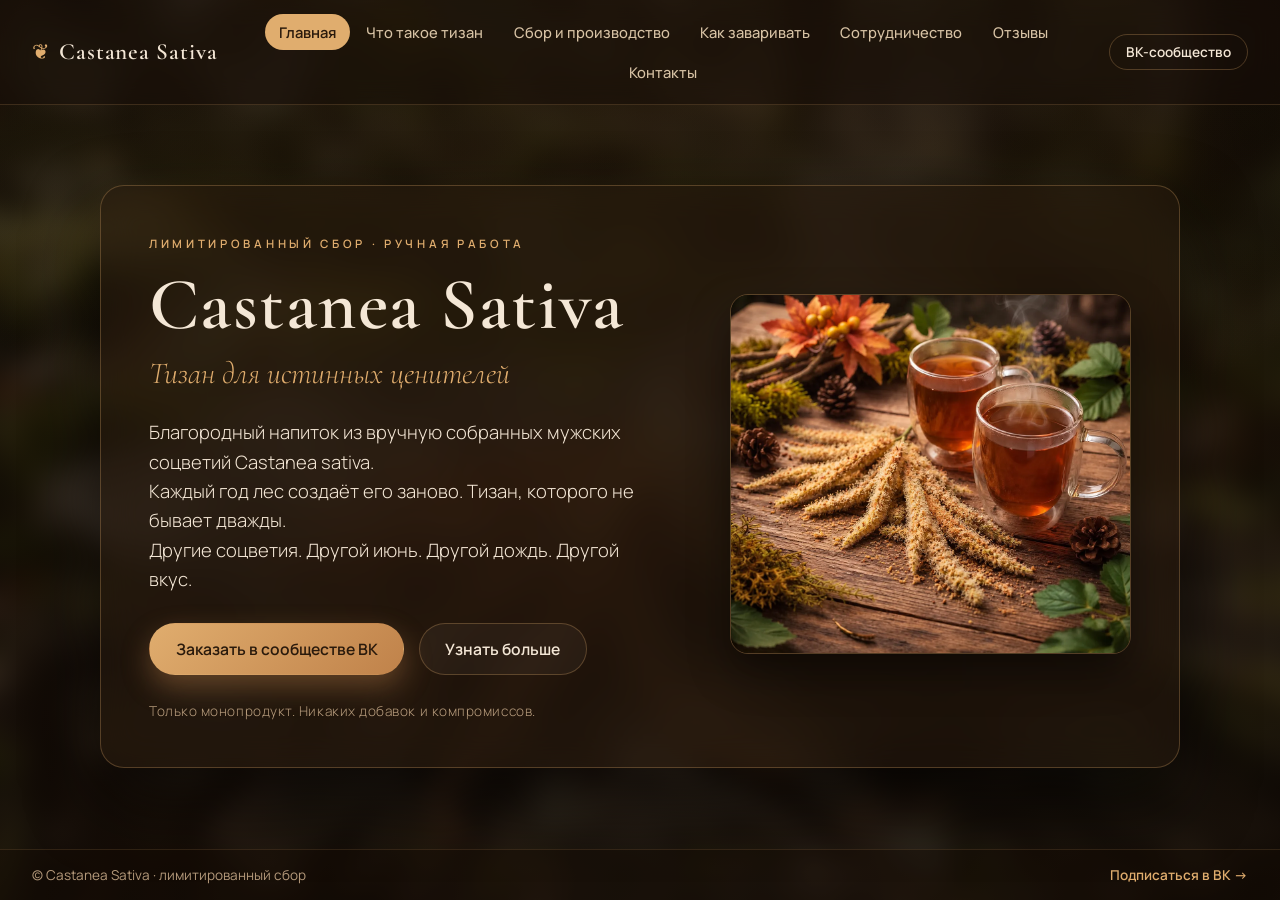
<file: index.html>
<!doctype html>
<html lang="ru">
  <head>
    <meta charset="UTF-8" />
    <meta name="viewport" content="width=device-width, initial-scale=1.0" />
    <title>Castanea Sativa — Тизан для истинных ценителей</title>
    <meta
      name="description"
      content="Эксклюзивный тизан Castanea Sativa из соцветий благородного каштана. Лимитированный сбор вручную, всего 2 недели в году. Не продаётся на маркетплейсах."
    />
    <link rel="icon" href="./images/favicon.webp" />
    <link rel="apple-touch-icon" href="./images/favicon.webp" />
    <link rel="preconnect" href="https://fonts.googleapis.com" />
    <link rel="preconnect" href="https://fonts.gstatic.com" crossorigin />
    <link
      href="https://fonts.googleapis.com/css2?family=Cormorant+Garamond:ital,wght@0,400;0,500;0,600;1,400&family=Manrope:wght@300;400;500;600&display=swap"
      rel="stylesheet"
    />
    <script defer src="./assets/site-reviews-v6.js"></script>
    <link rel="stylesheet" crossorigin href="./assets/index-BjHMhQhn.css?v=mobile4">
  <style id="mobile-menu-v4">
.mobile-menu-toggle{display:none}
@media(max-width:860px){
.site-header{display:grid!important;grid-template-columns:minmax(0,1fr) auto!important;gap:8px!important;padding:12px 14px!important;align-items:center!important}
.site-header .brand{grid-column:1;grid-row:1;min-width:0}
.site-header .brand-name{font-size:clamp(16px,5vw,23px);white-space:normal;text-align:left}
.mobile-menu-toggle{display:inline-flex;grid-column:2;grid-row:1;align-items:center;gap:8px;min-height:44px;padding:8px 12px;border:1px solid #e0ad6e70;border-radius:12px;color:#f4e7d6;background:#2a1a0c;font:600 14px var(--sans)}
.site-header .tabs{display:flex!important;flex-direction:column;align-items:stretch;grid-column:1/-1;grid-row:2;width:100%!important;min-width:0;max-height:55vh;overflow-y:auto;overflow-x:hidden;padding:0!important}
.site-header.menu-ready:not(.menu-open) .tabs{display:none!important}
.site-header.menu-open .tabs{display:flex!important;flex-direction:column;flex-wrap:nowrap!important;align-items:stretch;gap:4px}
.site-header .tab{width:100%;text-align:left;white-space:normal;min-height:44px;flex-shrink:0;border-radius:10px}
.site-header .vk-pill{display:inline-flex!important;grid-column:1/-1;grid-row:3;justify-self:start;margin:0}
.site-header.menu-ready:not(.menu-open) .vk-pill{display:none!important}
.site-header.menu-open .vk-pill{display:inline-flex!important}
.stage{align-items:flex-start;width:100%;padding:16px 12px}.card{padding:20px 14px!important}.brand-mark{flex-shrink:0}.hero-split .title{font-size:clamp(28px,10vw,46px);overflow-wrap:anywhere}.panel{animation:none!important}.site-header{position:sticky;top:0;background:#25170e;backdrop-filter:none;-webkit-backdrop-filter:none}.card{backdrop-filter:none;-webkit-backdrop-filter:none}.split-media img{height:auto;max-width:100%}.card,.panel,.split,.split-text,.split-media{min-width:0;max-width:100%}.rf-row{grid-template-columns:minmax(0,1fr)}.review-form{min-width:0}.rf-input{min-width:0}
}
#static-fallback{width:100%;min-width:0;overflow-wrap:break-word}#static-fallback nav{display:flex;flex-wrap:wrap;gap:8px;margin:0 0 20px}#static-fallback nav a{color:#f4e7d6;border:1px solid #e0ad6e70;padding:10px 12px;border-radius:8px;text-decoration:none}#static-fallback section{margin:24px 0;scroll-margin-top:12px}#static-fallback a{color:#e0ad6e}
</style>
<style>.contact-photo{float:right;width:44%;margin:0 0 1rem 2rem}.contact-photo img{display:block;width:100%;height:auto;border-radius:16px}.card:after{content:"";display:block;clear:both}@media(max-width:860px){.contact-photo{float:none;width:100%;margin:0 0 1rem}}</style>
</head>
  <body>
    <!-- Размытый лес на заднем плане (тёплые коричневые оттенки) -->
    <div class="bg" aria-hidden="true"></div>
    <div class="bg-overlay" aria-hidden="true"></div>

    <div id="app"><div id="static-fallback" style="position:relative;z-index:2;max-width:850px;margin:auto;padding:32px 22px;color:#f6eee0;background:#29231e;border-radius:16px;line-height:1.65;font-family:Georgia,serif"><nav aria-label="Разделы сайта"><a href="#fallback-home">Главная</a><a href="#fallback-about">О напитке</a><a href="#fallback-harvest">Сбор</a><a href="#fallback-brew">Заваривание</a><a href="#fallback-horeca">Сотрудничество</a><a href="#fallback-contacts">Контакты</a></nav><header id="fallback-home"><p>Лимитированный сбор · ручная работа</p><h1>Castanea Sativa</h1><p>Тизан для истинных ценителей</p><p>Благородный напиток из вручную собранных мужских соцветий Castanea sativa.<br>Каждый год лес создаёт его заново. Тизан, которого не бывает дважды.<br>Другие соцветия. Другой июнь. Другой дождь. Другой вкус.</p><a href="https://vk.com/castanea_sativa">Заказать в сообществе ВК</a><p>Только монопродукт. Никаких добавок и компромиссов.</p></header><main><section id="fallback-about"><h2>Что такое тизан</h2><p>Тизан — это напиток без чайного листа, созданный целиком из бережно собранных растений. Наш тизан рождается из соцветий благородного каштана Castanea Sativa.</p><p>Тёплый медово-ореховый аромат, мягкий цветочный вкус с нотами мёда, сухофруктов и тёплого дерева. Глубокое, обволакивающее послевкусие — и ни капли горечи.</p><p>Прекрасен без сахара — так вкус раскрывается полнее.</p></section><section id="fallback-harvest"><h2>КАК ОН СОЗДАЁТСЯ</h2><p>ВСЁ НАЧИНАЕТСЯ ЗАДОЛГО ДО ЧАЙНИКА. В лесу нет одинакового воздуха.<br><br>Утром аромат один.<br><br>После дождя — совсем другой.<br><br>В жаркий день — третий.<br><br>А во время цветения воздух становится густым от сладкого аромата, который чувствуется ещё до того, как увидишь сами деревья.<br><br>Именно в эти несколько недель появляются соцветия, из которых рождается наш тизан.<br><br>Мы собираем их вручную, выбирая подходящий момент.<br><br>Затем соцветия проходят сортировку и бережную сушку.<br><br>Никакого промышленного производства.<br><br>Только человек, время и природное сырьё.</p><p>ДВЕ НЕДЕЛИ В ГОДУ. Цветение длится недолго.<br><br>И именно поэтому собрать этот продукт можно только в очень короткий период.<br><br>Нельзя просто решить произвести ещё тысячу килограммов.<br><br>Нельзя заказать сырьё на следующий понедельник.<br><br>Следующий сбор будет только тогда, когда снова наступит нужное время.<br><br>Один сезон — одна партия.</p><p>ЕСТЕСТВЕННАЯ СУШКА. Мы сушим соцветия в природной среде, без печей — так сохраняется аромат, вкус и полезные свойства нашего тизана. </p><p>ЛИМИТИРОВАННЫЙ СБОР.  Количество строго ограничено, каждый сезон уникален.</p><p>Не каждый ресторан может его предложить. Не каждому доведётся его попробовать.</p></section><section id="fallback-brew"><h2>Как заваривать</h2><p>5–6 соцветий на чайник 1 литр</p><p>95° залейте горячей водой</p><p>12 минут настаивайте, не торопясь</p><p>0 кофеина. Попробуйте сначала без сахара и лимона </p><p>Тизан, десерт и приятная беседа — хороший способ завершить вечер</p></section><section id="fallback-horeca"><h2>Приглашаем к сотрудничеству</h2><p>Количество тизана строго ограничено сезоном, поэтому мы не стремимся к массовости. Мы выбираем лишь несколько заведений HoReCa, разделяющих нашу философию. Нам важно, чтобы гость не просто попробовал напиток, а узнал его уникальную историю.<br><br>ЭКОНОМИКА ПОДАЧИ<br><br>* Стоимость сырья: 60 000 ₽ за 1 кг.<br>* Закладка: 2 г на 1 литр (1 кг хватает на 500 литровых чайников).<br>* Дегустационный набор: 50 г за 3 000 ₽ (25 порций) для оценки продукта перед сотрудничеством.</p><p>CASTANEA SATIVА — сезонный специалитет, который помогает заведению предложить гостю не просто напиток, а новый опыт.<br>Условия сотрудничества и заказ дегустационного образца — в нашем сообществе в ВК или по телефону +79614288761</p><a href="https://vk.com/castanea_sativa">Обсудить сотрудничество</a></section><section id="fallback-contacts"><h2>Контакты</h2><p>Заказ и связь — только через наше сообщество ВКонтакте или по телефону +79614288761</p><p>Подписывайтесь, чтобы не пропустить открытие сезона сбора и успеть заказать из лимитированной партии — количество строго ограничено.</p><a href="https://vk.com/castanea_sativa">Перейти в сообщество ВК</a></section></main><footer><p>© Castanea Sativa · лимитированный сбор</p></footer></div></div>

  
    <script>
(function(){
function setup(){var header=document.querySelector('.site-header');if(!header||header.querySelector('.mobile-menu-toggle'))return;
var nav=header.querySelector('.tabs');if(!nav)return;
var button=document.createElement('button');button.type='button';button.className='mobile-menu-toggle';button.setAttribute('aria-controls','tabs');button.setAttribute('aria-expanded','false');button.textContent='☰ Меню';header.appendChild(button);
function close(){header.classList.remove('menu-open');button.setAttribute('aria-expanded','false');button.textContent='☰ Меню'}
button.addEventListener('click',function(){var open=header.classList.toggle('menu-open');button.setAttribute('aria-expanded',String(open));button.textContent=open?'✕ Закрыть':'☰ Меню'});
header.addEventListener('click',function(e){if(e.target.closest('.tab,.brand'))close()});
document.addEventListener('keydown',function(e){if(e.key==='Escape')close()});header.classList.add('menu-ready');
}
if(window.MutationObserver)new MutationObserver(setup).observe(document.getElementById('app'),{childList:true,subtree:true});setup();document.addEventListener('DOMContentLoaded',setup);
})();
</script>
</body>

</html>
</file>
<file: assets/index-BjHMhQhn.css>
:root{--bg-deep: #1b110a;--cream: #f4e7d6;--cream-soft: #d8c3a5;--muted: #b69b7c;--gold: #e0ad6e;--gold-deep: #c0824a;--card-bg: rgba(38, 24, 14, .55);--card-border: rgba(224, 173, 110, .28);--shadow: 0 30px 70px rgba(0, 0, 0, .55);--serif: "Cormorant Garamond", Georgia, serif;--sans: "Manrope", system-ui, -apple-system, sans-serif}*{margin:0;padding:0;box-sizing:border-box}html{scroll-behavior:smooth}body{min-height:100vh;font-family:var(--sans);color:var(--cream);background:var(--bg-deep);-webkit-font-smoothing:antialiased;overflow-x:hidden}.bg{position:fixed;top:-40px;right:-40px;bottom:-40px;left:-40px;z-index:-2;background-image:url(../images/hero-forest.webp);background-size:cover;background-position:center;filter:blur(14px) brightness(.62) saturate(1.15) sepia(.18);transform:scale(1.08);transition:background-image .6s ease}.bg-overlay{position:fixed;top:0;right:0;bottom:0;left:0;z-index:-1;background:radial-gradient(120% 90% at 50% 0%,rgba(58,36,18,.35),transparent 60%),linear-gradient(180deg,#140c068c,#140c06b8)}#app{min-height:100vh;display:flex;flex-direction:column}.site-header{position:sticky;top:0;z-index:10;display:flex;align-items:center;gap:1.5rem;padding:.9rem 2rem;background:#160e088c;backdrop-filter:blur(14px);-webkit-backdrop-filter:blur(14px);border-bottom:1px solid rgba(224,173,110,.18);flex-wrap:wrap}.brand{display:inline-flex;align-items:center;gap:.55rem;background:none;border:0;cursor:pointer;color:var(--cream)}.brand-mark{color:var(--gold);font-size:1.3rem}.brand-name{font-family:var(--serif);font-size:1.45rem;font-weight:600;letter-spacing:.04em;white-space:nowrap}.tabs{display:flex;gap:.2rem;flex:1;flex-wrap:wrap;justify-content:center}.tab{background:none;border:0;cursor:pointer;color:var(--cream-soft);font-family:var(--sans);font-size:.92rem;font-weight:500;padding:.5rem .85rem;border-radius:999px;transition:color .2s,background .2s;white-space:nowrap}.tab:hover{color:var(--cream);background:#e0ad6e1f}.tab.is-active{color:#2a1a0c;background:var(--gold);font-weight:600}.vk-pill{text-decoration:none;color:var(--cream);border:1px solid var(--card-border);padding:.5rem 1rem;border-radius:999px;font-size:.85rem;font-weight:600;white-space:nowrap;transition:background .2s,border-color .2s}.vk-pill:hover{background:#e0ad6e26;border-color:var(--gold)}.stage{flex:1;display:flex;align-items:center;justify-content:center;padding:2.5rem 1.5rem}.panel{display:none;width:100%;max-width:1080px;animation:rise .5s ease both}.panel.is-active{display:block}@keyframes rise{0%{opacity:0;transform:translateY(18px)}to{opacity:1;transform:translateY(0)}}.card{background:var(--card-bg);backdrop-filter:blur(18px) saturate(1.1);-webkit-backdrop-filter:blur(18px) saturate(1.1);border:1px solid var(--card-border);border-radius:24px;box-shadow:var(--shadow);padding:2.8rem 3rem}.eyebrow{display:inline-block;text-transform:uppercase;letter-spacing:.32em;font-size:.72rem;font-weight:600;color:var(--gold);margin-bottom:1rem}h1.title{font-family:var(--serif);font-weight:600;font-size:clamp(3rem,8vw,5.5rem);line-height:1.02;letter-spacing:.02em;color:var(--cream)}.tagline{font-family:var(--serif);font-style:italic;font-size:clamp(1.3rem,3vw,1.9rem);color:var(--gold);margin-top:.4rem}h2{font-family:var(--serif);font-weight:600;font-size:clamp(2rem,5vw,3rem);color:var(--cream);margin-bottom:1.4rem;line-height:1.05}.lead{font-size:1.15rem;line-height:1.6;color:var(--cream);max-width:46ch;margin-top:1.2rem}p{color:var(--cream-soft);line-height:1.65;font-weight:300;font-size:1.04rem}p+p{margin-top:.9rem}em{font-style:italic;color:var(--cream)}.accent{color:var(--gold);font-weight:500;font-size:1.08rem;margin-top:1.2rem}.fineprint{margin-top:1.6rem;font-size:.85rem;letter-spacing:.04em;color:var(--muted)}.split{display:grid;grid-template-columns:1fr 1fr;gap:2.4rem;align-items:center}.hero-split{grid-template-columns:1.15fr .85fr}.hero-split .title{font-size:clamp(2.6rem,6vw,4.6rem)}.split-media img{width:100%;height:100%;max-height:360px;object-fit:cover;border-radius:18px;border:1px solid var(--card-border);box-shadow:0 18px 40px #00000073}.cta-row{display:flex;gap:.9rem;margin-top:1.8rem;flex-wrap:wrap}.btn{font-family:var(--sans);font-size:.98rem;font-weight:600;padding:.85rem 1.6rem;border-radius:999px;cursor:pointer;text-decoration:none;display:inline-flex;align-items:center;border:1px solid transparent;transition:transform .15s,box-shadow .2s,background .2s}.btn:hover{transform:translateY(-2px)}.btn-primary{background:linear-gradient(135deg,var(--gold),var(--gold-deep));color:#2a1a0c;box-shadow:0 12px 28px #c0824a66}.btn-lg{padding:1.05rem 2.2rem;font-size:1.08rem}.btn-ghost{background:#ffffff0a;border-color:var(--card-border);color:var(--cream)}.btn-ghost:hover{background:#e0ad6e24}.facts{list-style:none;display:grid;gap:.9rem}.facts li{position:relative;padding-left:1.5rem;color:var(--cream-soft);line-height:1.55;font-weight:300}.facts li:before{content:"❦";position:absolute;left:0;color:var(--gold)}.facts strong{color:var(--cream);font-weight:600}.steps{list-style:none;display:grid;gap:1rem}.steps li{display:flex;align-items:center;gap:1rem;font-size:1.1rem;color:var(--cream)}.steps .num{flex:0 0 auto;width:3rem;height:3rem;display:grid;place-items:center;border-radius:50%;background:#e0ad6e26;border:1px solid var(--card-border);color:var(--gold);font-family:var(--serif);font-size:1.25rem;font-weight:600}.reviews-grid{display:grid;grid-template-columns:repeat(2,1fr);gap:1.4rem}.review{background:#ffffff0a;border:1px solid var(--card-border);border-radius:16px;padding:1.6rem 1.7rem}.review p{font-family:var(--serif);font-style:italic;font-size:1.15rem;line-height:1.5;color:var(--cream)}.review footer{margin-top:1rem;display:flex;flex-direction:column}.review footer{flex-direction:row;flex-wrap:wrap;align-items:baseline;gap:.1rem .6rem}.r-author{color:var(--gold);font-weight:600}.r-role,.r-date{font-size:.85rem;color:var(--muted)}.r-stars{color:var(--gold);letter-spacing:.1em;font-size:1rem;display:block;margin-bottom:.5rem}.reviews-intro{max-width:56ch;margin-bottom:1.4rem}.review-form{display:grid;gap:.9rem;margin-bottom:2rem;padding:1.4rem 1.5rem;background:#ffffff0a;border:1px solid var(--card-border);border-radius:16px}.rf-row{display:grid;grid-template-columns:1fr 1fr;gap:.9rem}.rf-input{width:100%;font-family:var(--sans);font-size:.98rem;color:var(--cream);background:#140c0673;border:1px solid var(--card-border);border-radius:10px;padding:.7rem .9rem;transition:border-color .2s,background .2s}.rf-input::placeholder{color:var(--muted)}.rf-input:focus{outline:none;border-color:var(--gold);background:#140c06a6}.rf-text{resize:vertical;min-height:3.2rem;line-height:1.5}.rf-stars{display:flex;gap:.15rem}.rf-star{background:none;border:0;cursor:pointer;font-size:1.6rem;line-height:1;color:#e0ad6e4d;transition:color .15s,transform .15s;padding:0 .05rem}.rf-star:hover{transform:scale(1.15)}.rf-star.is-on{color:var(--gold)}.rf-actions{display:flex;align-items:center;gap:1rem;flex-wrap:wrap}.rf-status{font-size:.9rem;color:var(--cream-soft)}.rf-status.is-ok{color:var(--gold)}.rf-status.is-error{color:#e8a07a}.reviews-empty{color:var(--muted);margin-top:.4rem}.subscribe{margin-top:1rem;max-width:52ch;color:var(--cream)}.site-footer{display:flex;justify-content:space-between;align-items:center;gap:1rem;padding:1rem 2rem;font-size:.85rem;color:var(--muted);border-top:1px solid rgba(224,173,110,.14);background:#140c0673;flex-wrap:wrap}.site-footer a{color:var(--gold);text-decoration:none;font-weight:600}.site-footer a:hover{text-decoration:underline}@media(max-width:860px){.split{grid-template-columns:1fr;gap:1.6rem}.split-media{order:-1}.reviews-grid{grid-template-columns:1fr}.card{padding:2rem 1.5rem}.site-header{padding:.8rem 1rem;gap:.8rem}.tabs{order:3;width:100%;justify-content:flex-start;overflow-x:auto;-webkit-overflow-scrolling:touch;padding-bottom:.2rem}.vk-pill{margin-left:auto}}@media(max-width:480px){.stage{padding:1.2rem .9rem}.tab{font-size:.85rem;padding:.45rem .7rem}}

/* Responsive navigation: give the tab strip its own full-width row. */
@media (max-width: 860px) {
  .site-header { display:grid; grid-template-columns:minmax(0,1fr) auto; gap:.55rem .65rem; padding:.65rem .85rem; }
  .brand { grid-column:1; min-width:0; justify-self:start; }
  .brand-name { font-size:clamp(1rem,4.7vw,1.45rem); white-space:normal; text-align:left; }
  .brand-mark { flex-shrink:0; }
  .vk-pill { grid-column:2; grid-row:1; margin:0; padding:.45rem .65rem; font-size:.75rem; }
  .tabs { grid-column:1 / -1; grid-row:2; display:flex; flex:0 0 auto; width:100%; min-width:0; flex-wrap:nowrap; justify-content:flex-start; overflow-x:auto; padding:.15rem 0 .45rem; scrollbar-width:thin; scrollbar-color:var(--gold-deep) transparent; }
  .tab { flex:0 0 auto; min-height:40px; }
  .split,.split-text,.split-media,.card,.panel { min-width:0; }
  .split-media img { display:block; max-width:100%; }
  .hero-split .title { overflow-wrap:anywhere; }
}
@media (max-width:360px) { .site-header { padding:.55rem .6rem; } .vk-pill { padding:.4rem .5rem; font-size:.68rem; } }
</file>
